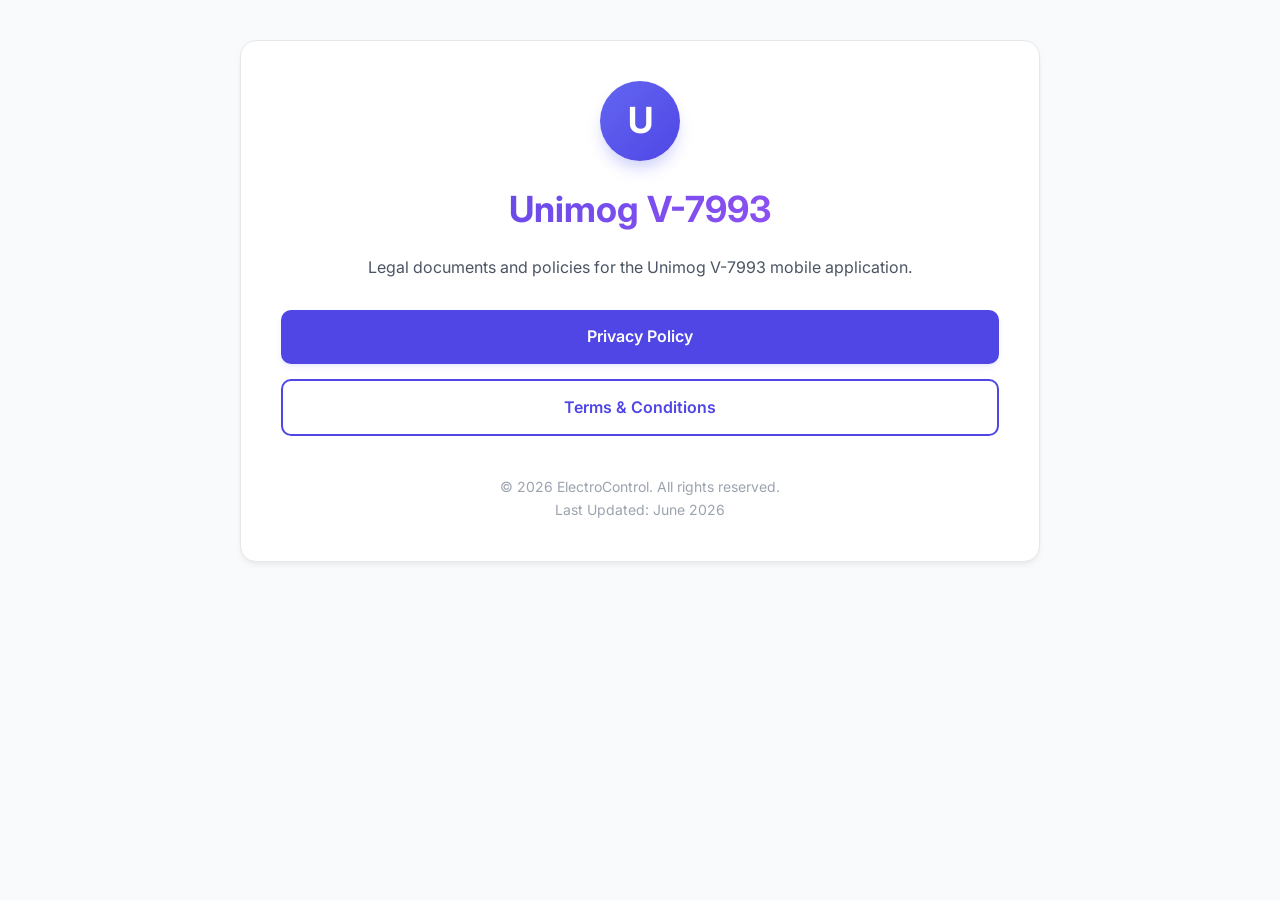
<file: index.html>
<!DOCTYPE html>
<html lang="en">
<head>
  <meta charset="UTF-8">
  <meta name="viewport" content="width=device-width, initial-scale=1.0">
  <title>Unimog - Legal Portal</title>
  <link rel="stylesheet" href="style.css">
</head>
<body>
  <div class="container">
    <div class="card">
      <div class="header">
        <div class="logo-container">
          <div class="logo-circle">U</div>
        </div>
        <h1>Unimog V-7993</h1>
        <p>Legal documents and policies for the Unimog V-7993 mobile application.</p>
      </div>

      <div class="btn-container">
        <a id="privacy-btn" class="btn" href="privacy-policy.html">Privacy Policy</a>
        <a id="terms-btn" class="btn btn-secondary" href="terms.html">Terms & Conditions</a>
      </div>

      <div class="footer">
        © 2026 ElectroControl. All rights reserved.<br>
        Last Updated: June 2026
      </div>
    </div>
  </div>
</body>
</html>
</file>
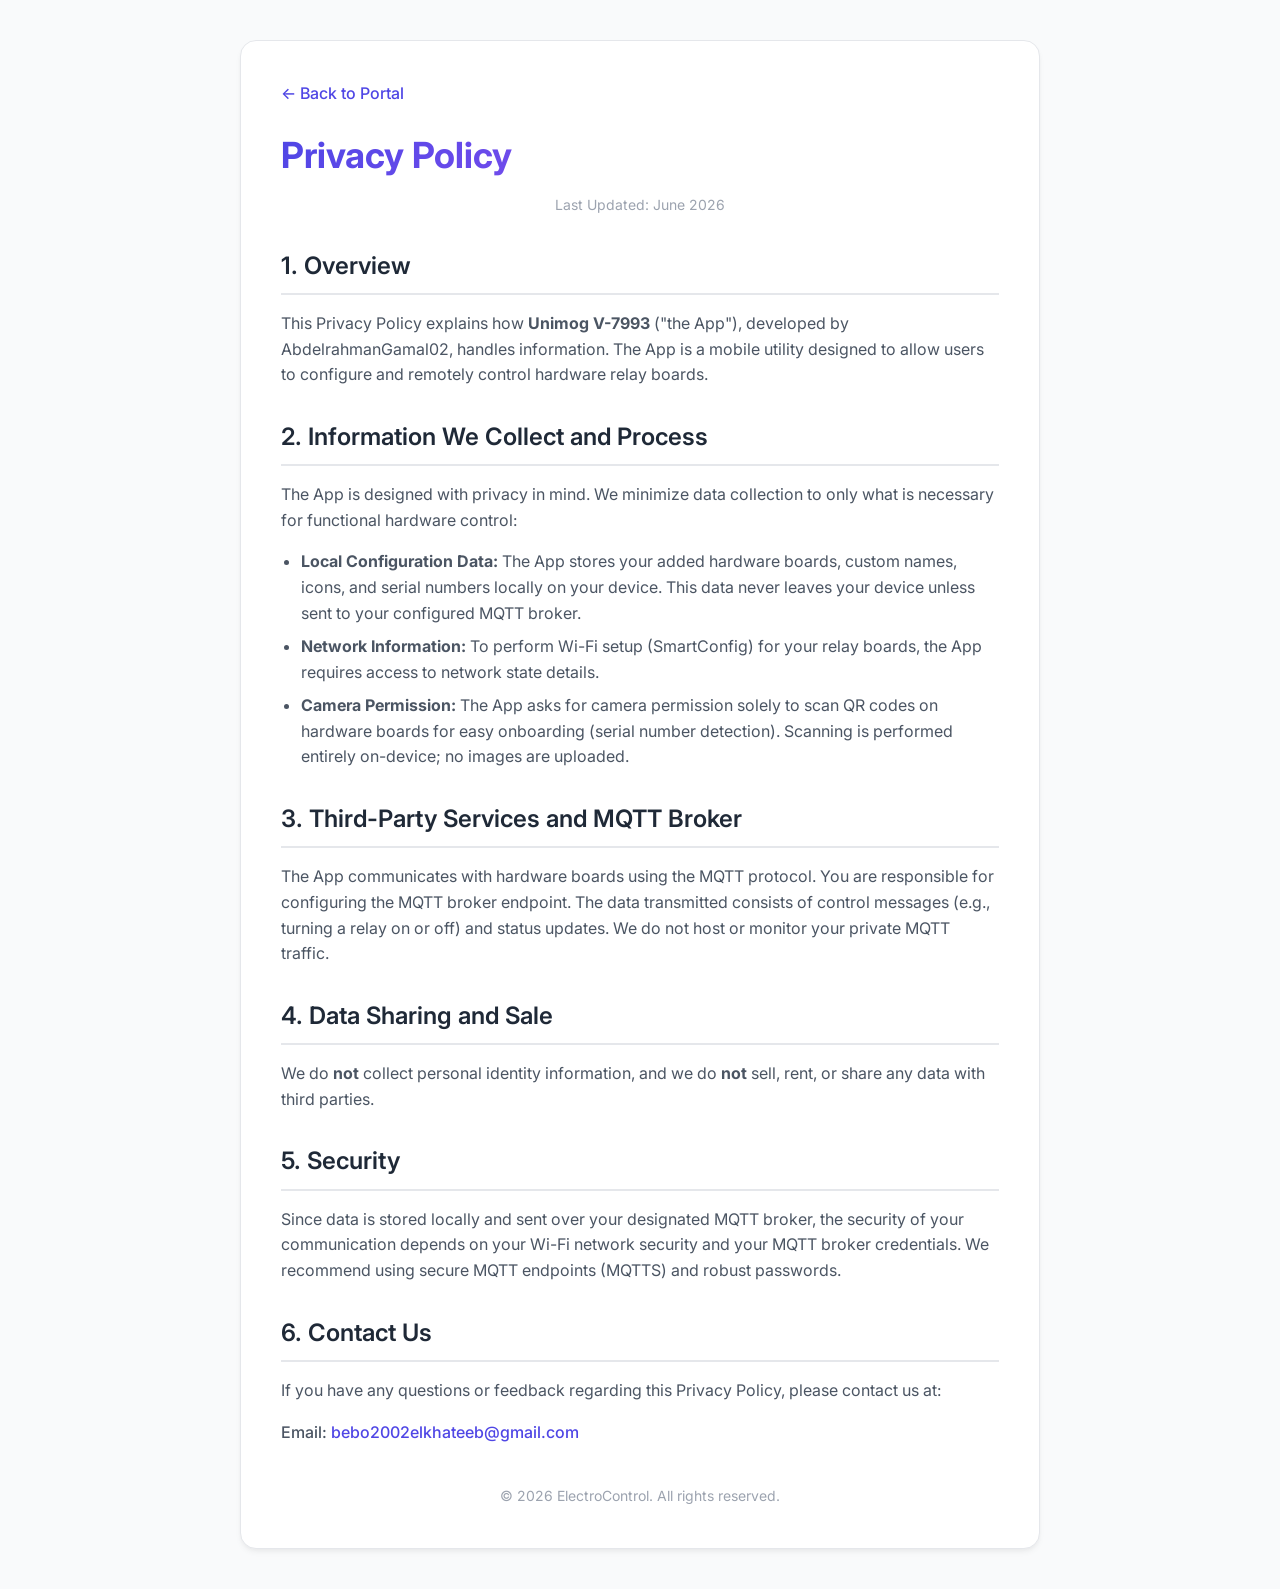
<file: privacy-policy.html>
<!DOCTYPE html>
<html lang="en">
<head>
  <meta charset="UTF-8">
  <meta name="viewport" content="width=device-width, initial-scale=1.0">
  <title>Privacy Policy - Unimog</title>
  <link rel="stylesheet" href="style.css">
</head>
<body>
  <div class="container">
    <div class="card">
      <a id="back-to-home" class="back-link" href="index.html">← Back to Portal</a>
      
      <h1>Privacy Policy</h1>
      <div class="meta">Last Updated: June 2026</div>

      <h2>1. Overview</h2>
      <p>
        This Privacy Policy explains how <strong>Unimog V-7993</strong> ("the App"), developed by AbdelrahmanGamal02, handles information. The App is a mobile utility designed to allow users to configure and remotely control hardware relay boards.
      </p>

      <h2>2. Information We Collect and Process</h2>
      <p>
        The App is designed with privacy in mind. We minimize data collection to only what is necessary for functional hardware control:
      </p>
      <ul>
        <li><strong>Local Configuration Data:</strong> The App stores your added hardware boards, custom names, icons, and serial numbers locally on your device. This data never leaves your device unless sent to your configured MQTT broker.</li>
        <li><strong>Network Information:</strong> To perform Wi-Fi setup (SmartConfig) for your relay boards, the App requires access to network state details.</li>
        <li><strong>Camera Permission:</strong> The App asks for camera permission solely to scan QR codes on hardware boards for easy onboarding (serial number detection). Scanning is performed entirely on-device; no images are uploaded.</li>
      </ul>

      <h2>3. Third-Party Services and MQTT Broker</h2>
      <p>
        The App communicates with hardware boards using the MQTT protocol. You are responsible for configuring the MQTT broker endpoint. The data transmitted consists of control messages (e.g., turning a relay on or off) and status updates. We do not host or monitor your private MQTT traffic.
      </p>

      <h2>4. Data Sharing and Sale</h2>
      <p>
        We do <strong>not</strong> collect personal identity information, and we do <strong>not</strong> sell, rent, or share any data with third parties.
      </p>

      <h2>5. Security</h2>
      <p>
        Since data is stored locally and sent over your designated MQTT broker, the security of your communication depends on your Wi-Fi network security and your MQTT broker credentials. We recommend using secure MQTT endpoints (MQTTS) and robust passwords.
      </p>

      <h2>6. Contact Us</h2>
      <p>
        If you have any questions or feedback regarding this Privacy Policy, please contact us at:
      </p>
      <p style="font-weight: 500;">
        Email: <a href="mailto:bebo2002elkhateeb@gmail.com" style="color: var(--primary); text-decoration: none;">bebo2002elkhateeb@gmail.com</a>
      </p>

      <div class="footer">
        © 2026 ElectroControl. All rights reserved.
      </div>
    </div>
  </div>
</body>
</html>
</file>
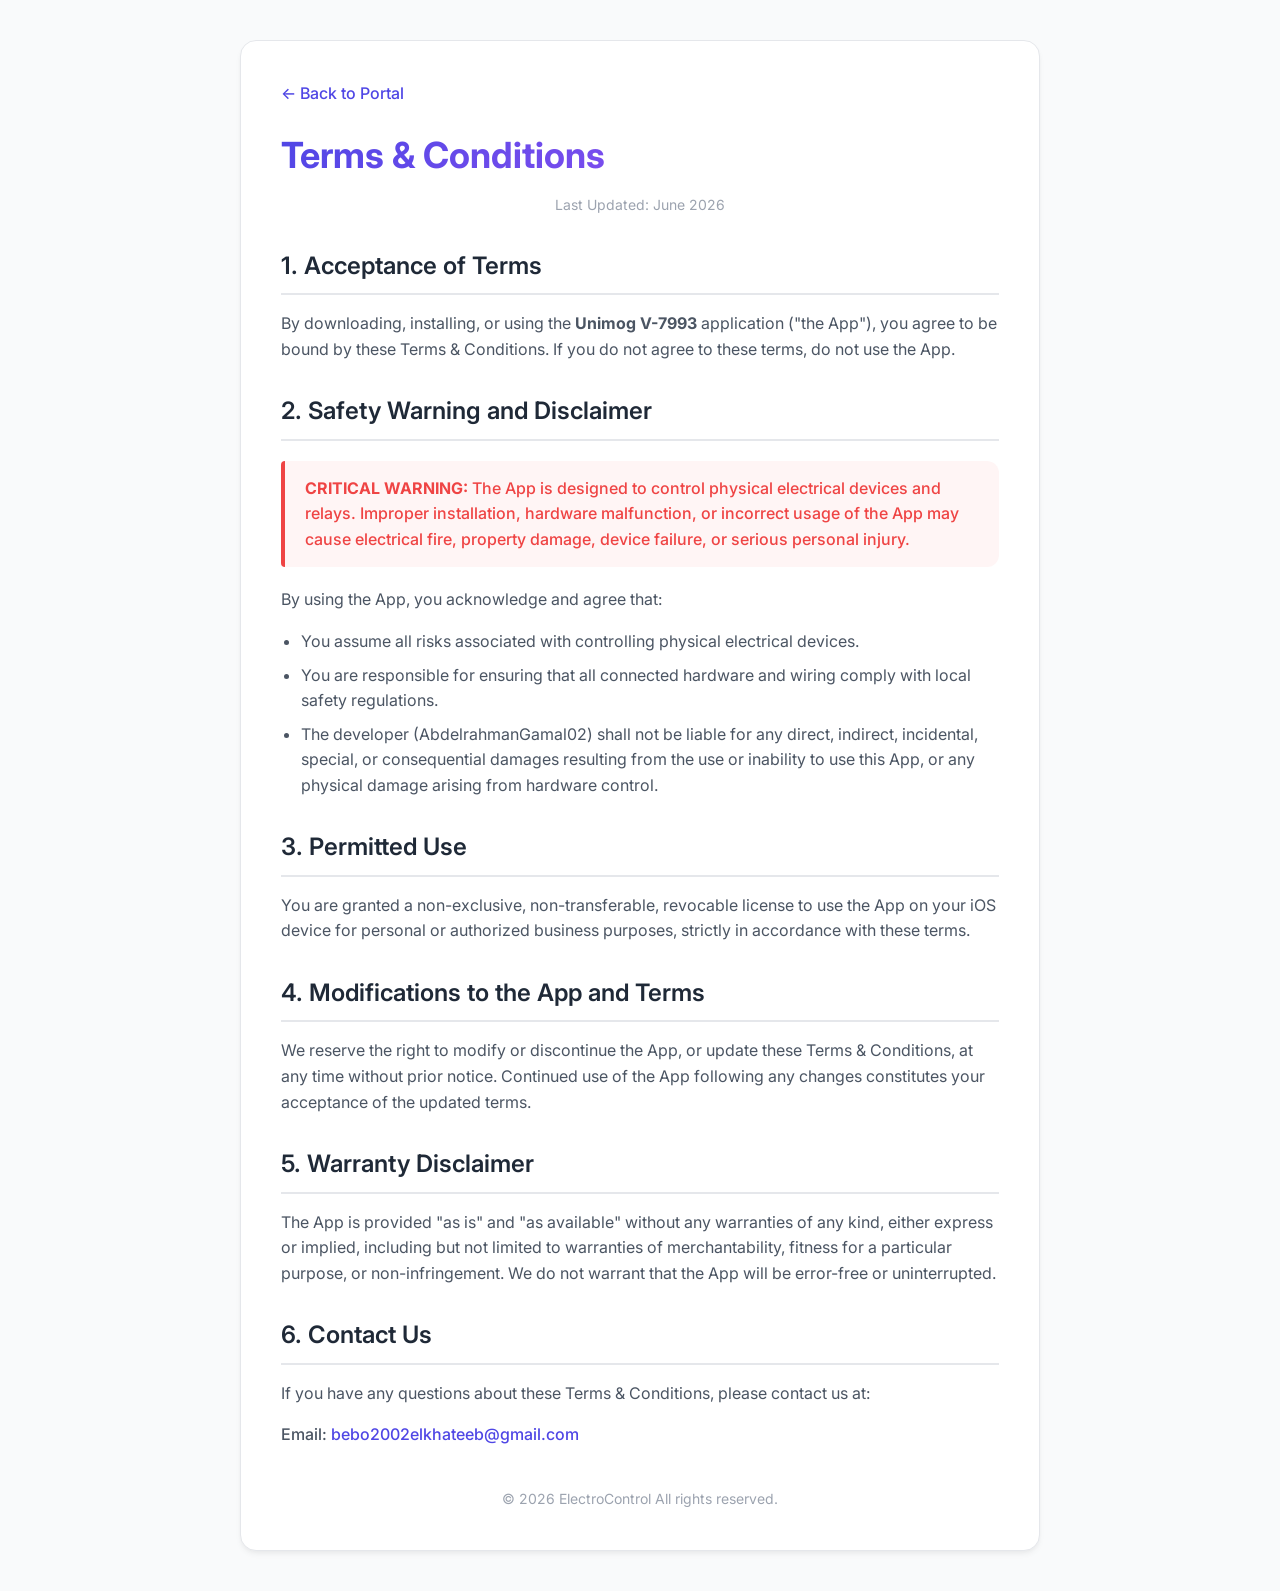
<file: terms.html>
<!DOCTYPE html>
<html lang="en">
<head>
  <meta charset="UTF-8">
  <meta name="viewport" content="width=device-width, initial-scale=1.0">
  <title>Terms & Conditions - Unimog</title>
  <link rel="stylesheet" href="style.css">
</head>
<body>
  <div class="container">
    <div class="card">
      <a id="back-to-home" class="back-link" href="index.html">← Back to Portal</a>
      
      <h1>Terms & Conditions</h1>
      <div class="meta">Last Updated: June 2026</div>

      <h2>1. Acceptance of Terms</h2>
      <p>
        By downloading, installing, or using the <strong>Unimog V-7993</strong> application ("the App"), you agree to be bound by these Terms & Conditions. If you do not agree to these terms, do not use the App.
      </p>

      <h2>2. Safety Warning and Disclaimer</h2>
      <div class="alert-box">
        <p><strong>CRITICAL WARNING:</strong> The App is designed to control physical electrical devices and relays. Improper installation, hardware malfunction, or incorrect usage of the App may cause electrical fire, property damage, device failure, or serious personal injury.</p>
      </div>
      <p>
        By using the App, you acknowledge and agree that:
      </p>
      <ul>
        <li>You assume all risks associated with controlling physical electrical devices.</li>
        <li>You are responsible for ensuring that all connected hardware and wiring comply with local safety regulations.</li>
        <li>The developer (AbdelrahmanGamal02) shall not be liable for any direct, indirect, incidental, special, or consequential damages resulting from the use or inability to use this App, or any physical damage arising from hardware control.</li>
      </ul>

      <h2>3. Permitted Use</h2>
      <p>
        You are granted a non-exclusive, non-transferable, revocable license to use the App on your iOS device for personal or authorized business purposes, strictly in accordance with these terms.
      </p>

      <h2>4. Modifications to the App and Terms</h2>
      <p>
        We reserve the right to modify or discontinue the App, or update these Terms & Conditions, at any time without prior notice. Continued use of the App following any changes constitutes your acceptance of the updated terms.
      </p>

      <h2>5. Warranty Disclaimer</h2>
      <p>
        The App is provided "as is" and "as available" without any warranties of any kind, either express or implied, including but not limited to warranties of merchantability, fitness for a particular purpose, or non-infringement. We do not warrant that the App will be error-free or uninterrupted.
      </p>

      <h2>6. Contact Us</h2>
      <p>
        If you have any questions about these Terms & Conditions, please contact us at:
      </p>
      <p style="font-weight: 500;">
        Email: <a href="mailto:bebo2002elkhateeb@gmail.com" style="color: var(--primary); text-decoration: none;">bebo2002elkhateeb@gmail.com</a>
      </p>

      <div class="footer">
        © 2026 ElectroControl All rights reserved.
      </div>
    </div>
  </div>
</body>
</html>
</file>
<file: style.css>
@import url('https://fonts.googleapis.com/css2?family=Inter:wght@300;400;500;600;700&display=swap');

:root {
  --primary: #4f46e5;
  --primary-hover: #4338ca;
  --bg: #f9fafb;
  --card-bg: #ffffff;
  --text: #1f2937;
  --text-light: #4b5563;
  --text-lighter: #9ca3af;
  --border: #e5e7eb;
}

@media (prefers-color-scheme: dark) {
  :root {
    --primary: #6366f1;
    --primary-hover: #4f46e5;
    --bg: #0f172a;
    --card-bg: #1e293b;
    --text: #f8fafc;
    --text-light: #cbd5e1;
    --text-lighter: #64748b;
    --border: #334155;
  }
}

body {
  font-family: 'Inter', -apple-system, BlinkMacSystemFont, "Segoe UI", Roboto, sans-serif;
  background-color: var(--bg);
  color: var(--text);
  margin: 0;
  padding: 0;
  line-height: 1.6;
  transition: background-color 0.3s, color 0.3s;
}

.container {
  max-width: 800px;
  margin: 0 auto;
  padding: 40px 20px;
}

.card {
  background-color: var(--card-bg);
  border: 1px solid var(--border);
  border-radius: 16px;
  padding: 40px;
  box-shadow: 0 4px 6px -1px rgba(0, 0, 0, 0.05), 0 2px 4px -1px rgba(0, 0, 0, 0.03);
}

.header {
  text-align: center;
  margin-bottom: 30px;
}

.logo-container {
  display: flex;
  justify-content: center;
  margin-bottom: 20px;
}

.logo-circle {
  width: 80px;
  height: 80px;
  border-radius: 50%;
  background: linear-gradient(135deg, #6366f1, #4f46e5);
  display: flex;
  align-items: center;
  justify-content: center;
  color: white;
  font-size: 36px;
  font-weight: 700;
  box-shadow: 0 10px 15px -3px rgba(99, 102, 241, 0.3);
}

h1 {
  font-size: 2.25rem;
  font-weight: 700;
  color: var(--text);
  margin-top: 0;
  margin-bottom: 10px;
  background: linear-gradient(135deg, var(--primary), #a855f7);
  -webkit-background-clip: text;
  -webkit-text-fill-color: transparent;
}

h2 {
  font-size: 1.5rem;
  font-weight: 600;
  color: var(--text);
  margin-top: 30px;
  margin-bottom: 15px;
  border-bottom: 2px solid var(--border);
  padding-bottom: 8px;
}

h3 {
  font-size: 1.125rem;
  font-weight: 600;
  color: var(--text);
  margin-top: 20px;
  margin-bottom: 10px;
}

p, li {
  color: var(--text-light);
  font-size: 1rem;
}

ul {
  padding-left: 20px;
}

li {
  margin-bottom: 8px;
}

.meta {
  color: var(--text-lighter);
  font-size: 0.875rem;
  margin-bottom: 30px;
  text-align: center;
}

.btn-container {
  display: flex;
  flex-direction: column;
  gap: 15px;
  margin-top: 30px;
}

.btn {
  display: flex;
  align-items: center;
  justify-content: center;
  padding: 14px 24px;
  background-color: var(--primary);
  color: white;
  text-decoration: none;
  border-radius: 10px;
  font-weight: 600;
  font-size: 1rem;
  transition: background-color 0.2s, transform 0.1s, box-shadow 0.2s;
  box-shadow: 0 4px 6px -1px rgba(99, 102, 241, 0.1), 0 2px 4px -1px rgba(99, 102, 241, 0.06);
}

.btn:hover {
  background-color: var(--primary-hover);
  transform: translateY(-1px);
  box-shadow: 0 10px 15px -3px rgba(99, 102, 241, 0.2), 0 4px 6px -2px rgba(99, 102, 241, 0.1);
}

.btn:active {
  transform: translateY(0);
}

.btn-secondary {
  background-color: transparent;
  color: var(--primary);
  border: 2px solid var(--primary);
  box-shadow: none;
}

.btn-secondary:hover {
  background-color: rgba(99, 102, 241, 0.05);
  color: var(--primary-hover);
  border-color: var(--primary-hover);
  transform: translateY(-1px);
}

.back-link {
  display: inline-flex;
  align-items: center;
  color: var(--primary);
  text-decoration: none;
  font-weight: 500;
  margin-bottom: 20px;
  transition: color 0.2s;
}

.back-link:hover {
  color: var(--primary-hover);
}

.footer {
  text-align: center;
  margin-top: 40px;
  font-size: 0.875rem;
  color: var(--text-lighter);
}

.alert-box {
  background-color: rgba(239, 68, 68, 0.05);
  border-left: 4px solid #ef4444;
  padding: 15px 20px;
  border-radius: 4px 12px 12px 4px;
  margin: 20px 0;
}

.alert-box p {
  color: #ef4444;
  font-weight: 500;
  margin: 0;
}
</file>
